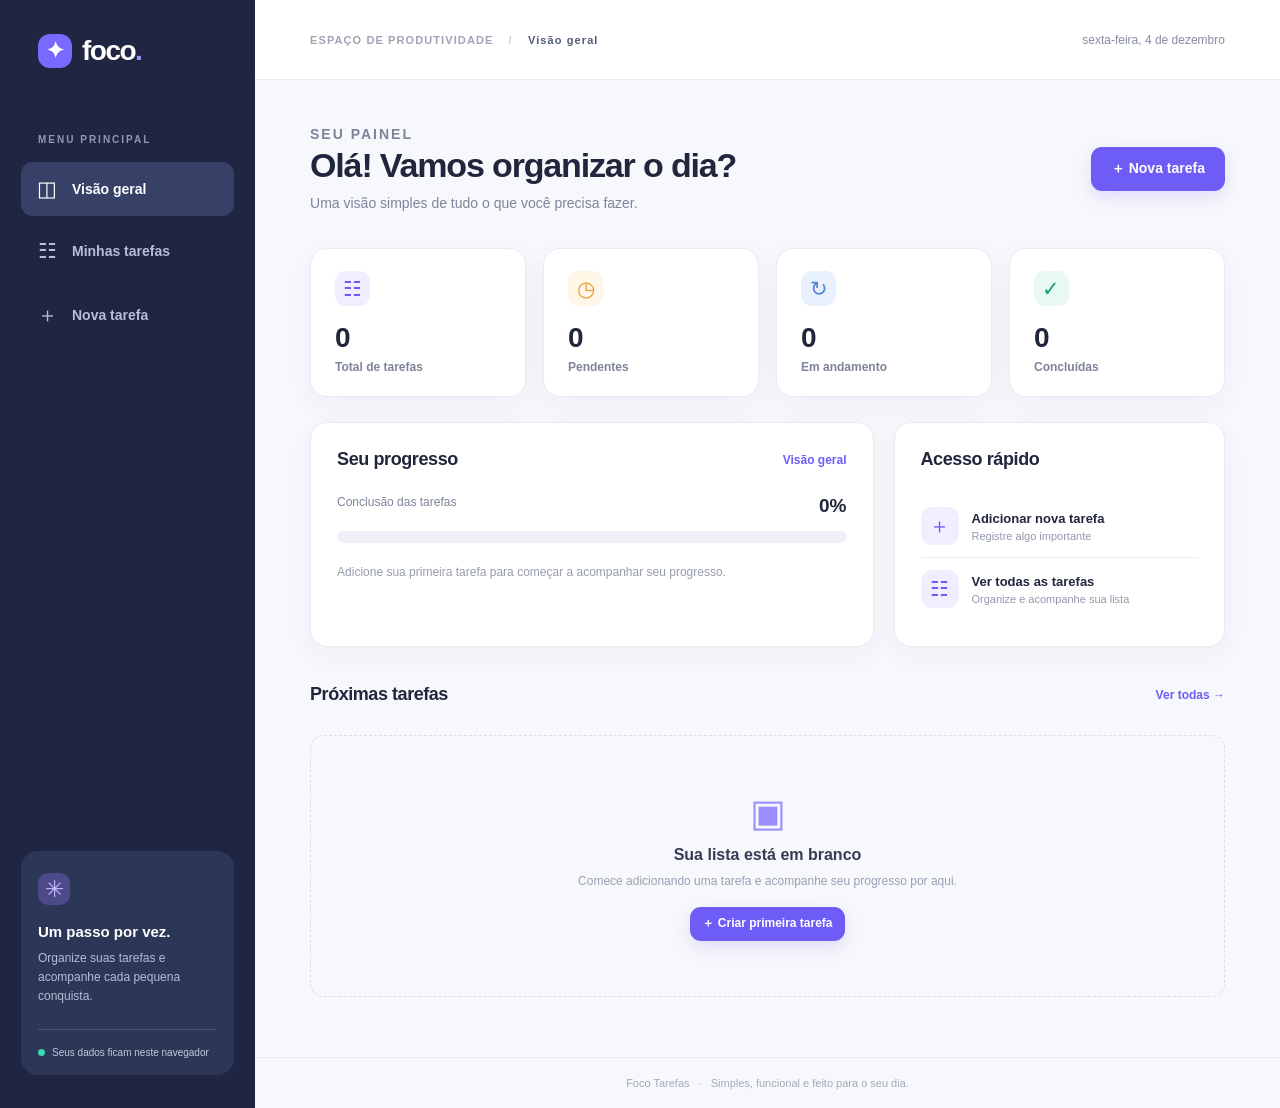
<file: foco-tarefas/index.html>
<!DOCTYPE html>
<html lang="pt-BR">
<head>
  <meta charset="UTF-8">
  <meta name="viewport" content="width=device-width, initial-scale=1.0">
  <meta name="theme-color" content="#1D2444">
  <title>Foco — Organize seu dia</title>
  <style>
:root{--navy:#202642;--navy2:#293357;--ink:#20263c;--muted:#7d849a;--line:#e9ebf3;--surface:#fff;--bg:#f7f8fc;--purple:#6d5df6;--purple-light:#f0eeff;--green:#199c7c;--orange:#e49a31;--red:#d75c69;--shadow:0 8px 28px rgba(38,50,88,.045)}
*{box-sizing:border-box}html{scroll-behavior:smooth}body{margin:0;color:var(--ink);background:var(--bg);font-family:Inter,-apple-system,BlinkMacSystemFont,"Segoe UI",Arial,sans-serif;font-size:14px}button,input,select,textarea{font:inherit}button{cursor:pointer}button:disabled{opacity:.55;cursor:not-allowed}a{text-decoration:none;color:inherit}.shell{min-height:100vh;display:grid;grid-template-columns:255px minmax(0,1fr)}.sidebar{background:var(--navy);color:#fff;padding:33px 21px;display:flex;flex-direction:column;min-height:100vh}.brand{display:flex;align-items:center;gap:10px;margin:1px 0 66px 17px;font-size:28px;font-weight:850;letter-spacing:-1.5px}.brand-mark{display:grid;place-items:center;width:34px;height:34px;border-radius:12px;background:#7969ff;font-size:22px;letter-spacing:0}.brand-period{color:#9f95ff}.menu-label{font-size:10px;letter-spacing:2px;color:#8f98b6;margin:0 0 17px 17px;font-weight:750}.nav{display:grid;gap:8px}.nav a{display:flex;align-items:center;gap:14px;color:#b6bed7;padding:15px 15px;border-radius:12px;font-weight:600;transition:background .15s,color .15s}.nav a:hover{background:#323b5d;color:white}.nav a.active{background:#374168;color:white}.nav-icon{width:22px;font-size:21px;text-align:center;font-weight:400}.sidebar-bottom{margin-top:auto;background:#2c3657;border-radius:17px;padding:22px 17px 17px}.tip-icon{background:#4c4a89;width:32px;height:32px;display:grid;place-items:center;border-radius:10px;color:#c3bbff;font-size:23px;margin-bottom:18px}.sidebar-bottom strong{font-size:15px}.sidebar-bottom p{color:#b6bed5;line-height:1.6;font-size:12px;margin:9px 0 22px}.offline-note{font-size:10px;color:#c2c9da;display:flex;align-items:center;gap:7px;border-top:1px solid #485172;padding-top:17px}.dot{display:inline-block;width:7px;height:7px;border-radius:50%;background:#3bd7ae}.main-column{min-width:0;display:flex;flex-direction:column}.topbar{height:80px;background:#fff;display:flex;align-items:center;justify-content:space-between;padding:0 clamp(26px,4.3vw,75px);border-bottom:1px solid var(--line)}.crumb{color:#9fa4b4;font-size:11px;letter-spacing:1.1px;font-weight:720}.crumb span{margin:0 11px;color:#c9cce0}.crumb strong{color:#515a78}.topbar-date{color:#858da4;font-size:12px}.mobile-brand{display:none}.main{max-width:1120px;width:100%;padding:44px clamp(26px,4.3vw,75px) 60px;margin:0 auto;flex:1}.eyebrow{font-size:11px;font-weight:800;letter-spacing:2px;color:var(--purple);text-transform:uppercase;margin:0 0 12px}.page-header{display:flex;justify-content:space-between;align-items:center;gap:22px;margin-bottom:34px}.page-header h1{font-size:34px;font-weight:820;letter-spacing:-1.15px;margin:0 0 8px}.page-header p,.muted{color:var(--muted)}.page-header p{margin:0;line-height:1.55;font-size:14px}.button{border:0;border-radius:11px;padding:13px 20px;min-height:44px;font-weight:720;display:inline-flex;align-items:center;gap:9px;justify-content:center;white-space:nowrap}.button.primary{color:white;background:var(--purple);box-shadow:0 6px 17px rgba(109,93,246,.18)}.button.primary:hover{background:#5a49ec}.button.secondary{color:#4d536b;background:#fff;border:1px solid var(--line)}.button.secondary:hover{background:#f4f3ff}.button.subtle{background:transparent;color:#666c87;padding:8px}.button.danger{background:#fff1f2;color:#b33c4e}.button.small{padding:8px 12px;min-height:34px;font-size:12px}.stats{display:grid;grid-template-columns:repeat(4,minmax(0,1fr));gap:17px;margin-bottom:25px}.stat-card,.panel,.list-panel,.form-panel{background:var(--surface);border:1px solid var(--line);border-radius:17px;box-shadow:var(--shadow)}.stat-card{padding:22px 24px;min-height:149px}.stat-icon{display:grid;place-items:center;width:35px;height:35px;border-radius:11px;background:var(--purple-light);color:var(--purple);font-size:21px;margin-bottom:18px}.stat-icon.green{background:#e8f9f3;color:var(--green)}.stat-icon.amber{background:#fff6e8;color:var(--orange)}.stat-icon.blue{background:#e9f1ff;color:#5385d2}.stat-card strong{font-size:28px;letter-spacing:-1px;line-height:1}.stat-card span{display:block;font-size:12px;color:var(--muted);margin-top:8px;font-weight:590}.grid-2{display:grid;grid-template-columns:minmax(0,1.7fr) minmax(280px,1fr);gap:20px}.panel{padding:26px}.panel-header{display:flex;align-items:center;justify-content:space-between;margin-bottom:25px;gap:15px}.panel-header h2,.list-header h2{font-size:18px;font-weight:800;margin:0;letter-spacing:-.4px}.mini-link{color:var(--purple);font-weight:750;font-size:12px}.progress-labels{display:flex;justify-content:space-between;margin-bottom:14px;color:var(--muted);font-size:12px}.progress-labels strong{font-size:19px;color:var(--ink)}.progress-track{height:12px;border-radius:20px;background:#efeff7;overflow:hidden}.progress-fill{height:100%;border-radius:20px;background:linear-gradient(90deg,#6b59fa,#a294ff);min-width:0;transition:width .2s}.progress-foot{font-size:12px;color:#979cad;line-height:1.6;margin:20px 0 0}.quick-action{display:flex;align-items:center;gap:13px;padding:12px 0;border-bottom:1px solid var(--line)}.quick-action:last-child{border-bottom:0}.quick-icon{display:grid;place-items:center;width:38px;height:38px;flex:0 0 38px;background:#f1efff;color:var(--purple);border-radius:11px;font-size:21px}.quick-title{font-weight:720;font-size:13px}.quick-sub{font-size:11px;color:#9299ac;margin-top:4px}.next-list{margin-top:22px}.section-heading{display:flex;align-items:center;justify-content:space-between;margin-bottom:15px}.section-heading h2{font-size:18px;letter-spacing:-.45px}.task-row{background:#fff;border:1px solid var(--line);border-radius:13px;display:flex;align-items:center;gap:14px;padding:17px 19px;margin-bottom:11px;min-width:0}.task-complete{appearance:none;width:19px;height:19px;flex:0 0 19px;border:2px solid #ccd0e1;border-radius:6px;cursor:pointer;position:relative}.task-complete:checked{background:var(--green);border-color:var(--green)}.task-complete:checked::after{content:'✓';color:#fff;position:absolute;top:-4px;left:2px;font-size:16px}.task-content{flex:1;min-width:0}.task-title{font-size:13px;font-weight:750;word-break:break-word}.task-title.done{text-decoration:line-through;color:#9fa7b6}.task-meta{font-size:11px;color:#9299ac;display:flex;gap:13px;flex-wrap:wrap;margin-top:7px}.pill{font-size:10px;font-weight:760;padding:6px 10px;border-radius:15px;white-space:nowrap}.pill.high{background:#ffeded;color:#bd5265}.pill.medium{background:#fff4df;color:#b47b1f}.pill.low{background:#eaf8f1;color:#248768}.task-actions{display:flex;gap:4px}.icon-btn{border:0;background:transparent;color:#81889a;border-radius:8px;padding:8px;font-size:17px;line-height:1}.icon-btn:hover{background:#f1efff;color:var(--purple)}.list-panel{padding:23px}.list-header{display:flex;align-items:center;justify-content:space-between;gap:18px;margin:0 0 19px}.filter-bar{display:grid;grid-template-columns:minmax(0,1fr) 180px 165px;gap:13px;margin-bottom:23px}.field,.search{width:100%;background:#fff;border:1px solid #dfe2ee;border-radius:10px;min-height:44px;padding:12px 14px;color:var(--ink);outline:none}.field:focus,.search:focus{border-color:var(--purple);box-shadow:0 0 0 3px #6d5df61a}.search{padding-left:40px}.search-wrap{position:relative}.search-wrap:before{content:'⌕';position:absolute;top:6px;left:15px;color:#9198ac;font-size:25px}.task-list .task-row:last-child{margin-bottom:0}.status-select{background:transparent;border:0;font-size:11px;color:#697189;max-width:125px;cursor:pointer}.empty{border:1px dashed #d9dced;border-radius:14px;text-align:center;padding:55px 22px;color:#9b9fb3}.empty-icon{font-size:38px;color:#9b8eff;display:block;margin-bottom:11px}.empty h3{font-size:16px;color:#343b54;margin:0 0 7px}.empty p{font-size:12px;line-height:1.7;margin:0 0 15px}.form-panel{padding:32px;max-width:750px}.field-group{margin-bottom:23px}.field-label{display:block;font-size:12px;font-weight:770;margin-bottom:9px;color:#48506b}.required{color:#e66f7e}.text-area{min-height:110px;resize:vertical}.form-grid{display:grid;grid-template-columns:1fr 1fr;gap:21px}.form-actions{display:flex;gap:11px;justify-content:flex-end;margin-top:31px;border-top:1px solid var(--line);padding-top:25px}.form-hint{color:#979eb1;font-size:11px;margin-top:7px}.tools-row{display:flex;gap:10px;flex-wrap:wrap}.tools-row .button{font-size:12px}.alert{background:#fff3f4;border:1px solid #ffd5db;padding:12px 15px;color:#b44155;border-radius:9px;margin-bottom:21px}.footer{font-size:11px;color:#a4a9b8;padding:19px 40px;text-align:center;border-top:1px solid var(--line);margin-top:auto}.footer span{margin:0 6px}.toast{position:fixed;bottom:28px;right:28px;padding:14px 19px;color:#fff;background:#303959;border-radius:12px;box-shadow:0 15px 35px #20264233;z-index:50;font-weight:650;font-size:13px;max-width:350px}.toast[hidden]{display:none}.overdue{color:#c85467;font-weight:650}@media(max-width:1100px){.stats{grid-template-columns:repeat(2,minmax(0,1fr))}.grid-2{grid-template-columns:1fr}}@media(max-width:780px){.shell{grid-template-columns:1fr}.sidebar{min-height:0;padding:12px 14px;flex-direction:row;align-items:center}.brand{margin:0 18px 0 0;font-size:20px}.brand-mark{width:27px;height:27px;font-size:17px}.menu-label,.sidebar-bottom{display:none}.nav{display:flex;gap:3px;flex:1;justify-content:flex-end}.nav a{padding:10px;font-size:0;gap:0}.nav-icon{font-size:21px}.topbar{height:59px;padding:0 21px}.topbar-date{font-size:10px}.main{padding:32px 20px 40px}.page-header h1{font-size:28px}.filter-bar{grid-template-columns:1fr 1fr}.search-wrap{grid-column:1/-1}.page-header{align-items:flex-start}.footer{padding:18px}.crumb{font-size:10px}}@media(max-width:490px){.stats{gap:10px}.stat-card{padding:17px;min-height:130px}.stat-card strong{font-size:25px}.page-header{flex-direction:column;align-items:stretch}.page-header>.button{align-self:flex-start}.panel{padding:20px}.filter-bar,.form-grid{grid-template-columns:1fr}.search-wrap{grid-column:auto}.task-row{padding:14px 11px;gap:9px}.task-actions{gap:0}.task-meta{gap:8px}.pill{padding:5px 7px}.task-title{font-size:12px}.form-panel{padding:22px 18px}.form-actions{flex-wrap:wrap}.form-actions .button{flex:1}.crumb{letter-spacing:0}.tools-row .button{flex:1}}

</style>
  
  
</head>
<body>
  <div class="shell">
    <aside class="sidebar" aria-label="Menu principal">
      <a class="brand" href="#inicio" aria-label="Foco, página inicial">
        <span class="brand-mark">✦</span><span>foco<span class="brand-period">.</span></span>
      </a>
      <div class="menu-label">MENU PRINCIPAL</div>
      <nav class="nav">
        <a href="#inicio" data-route="inicio"><span class="nav-icon">◫</span> Visão geral</a>
        <a href="#tarefas" data-route="tarefas"><span class="nav-icon">☷</span> Minhas tarefas</a>
        <a href="#nova" data-route="nova"><span class="nav-icon">＋</span> Nova tarefa</a>
      </nav>
      <div class="sidebar-bottom">
        <div class="tip-icon">✳</div>
        <strong>Um passo por vez.</strong>
        <p>Organize suas tarefas e acompanhe cada pequena conquista.</p>
        <div class="offline-note"><span class="dot"></span> Seus dados ficam neste navegador</div>
      </div>
    </aside>

    <div class="main-column">
      <header class="topbar">
        <span class="mobile-brand">✦ foco<span>.</span></span>
        <div class="crumb">ESPAÇO DE PRODUTIVIDADE <span> / </span> <strong id="crumb-current">Visão geral</strong></div>
        <span class="topbar-date" id="current-date"></span>
      </header>
      <main id="app" tabindex="-1" aria-live="polite"></main>
      <footer class="footer">Foco Tarefas <span>·</span> Simples, funcional e feito para o seu dia.</footer>
    </div>
  </div>
  <div id="toast" role="status" aria-live="polite" class="toast" hidden></div>
  <input id="import-file" type="file" accept="application/json,.json" hidden aria-label="Importar tarefas do JSON">
<script>
(function (root, factory) {
  const api = factory();
  if (typeof module === 'object' && module.exports) module.exports = api;
  if (root) root.FocoCore = api;
})(typeof globalThis !== 'undefined' ? globalThis : this, function () {
  'use strict';
  const STORAGE_KEY = 'foco-tarefas-v1';
  const CATEGORIES = ['Estudos', 'Trabalho', 'Pessoal'];
  const PRIORITIES = ['Baixa', 'Média', 'Alta'];
  const STATUSES = ['Pendente', 'Em andamento', 'Concluída'];

  function validateTask(data) {
    const title = String(data.title || '').trim();
    if (!title || title.length > 80) throw new Error('Informe um título de até 80 caracteres.');
    const description = String(data.description || '').trim();
    if (description.length > 400) throw new Error('A descrição pode ter no máximo 400 caracteres.');
    const category = String(data.category || 'Pessoal');
    const priority = String(data.priority || 'Média');
    const status = String(data.status || 'Pendente');
    const dueDate = String(data.dueDate || '');
    if (!CATEGORIES.includes(category)) throw new Error('Categoria inválida.');
    if (!PRIORITIES.includes(priority)) throw new Error('Prioridade inválida.');
    if (!STATUSES.includes(status)) throw new Error('Status inválido.');
    if (dueDate && (!/^\d{4}-\d{2}-\d{2}$/.test(dueDate) || Number.isNaN(Date.parse(dueDate + 'T12:00:00')))) {
      throw new Error('Data inválida.');
    }
    return { title, description, category, priority, status, dueDate };
  }

  function normalizeRecord(record) {
    if (!record || typeof record !== 'object' || typeof record.id !== 'string' || !record.id.trim()) {
      throw new Error('Registro de tarefa inválido.');
    }
    const safe = validateTask(record);
    const createdAt = typeof record.createdAt === 'string' && !Number.isNaN(Date.parse(record.createdAt))
      ? record.createdAt : new Date().toISOString();
    const updatedAt = typeof record.updatedAt === 'string' && !Number.isNaN(Date.parse(record.updatedAt))
      ? record.updatedAt : createdAt;
    return { id: record.id, ...safe, createdAt, updatedAt };
  }

  function makeId() {
    if (typeof crypto !== 'undefined' && crypto.randomUUID) return crypto.randomUUID();
    return 'task-' + Date.now() + '-' + Math.random().toString(36).slice(2, 10);
  }

  class TaskManager {
    constructor(storage, options = {}) {
      this.storage = storage;
      this.key = options.key || STORAGE_KEY;
      this.now = options.now || (() => new Date().toISOString());
      this.id = options.id || makeId;
    }
    list() {
      try {
        const raw = this.storage.getItem(this.key);
        if (!raw) return [];
        const values = JSON.parse(raw);
        if (!Array.isArray(values)) return [];
        return values.map(normalizeRecord).sort((a, b) => b.createdAt.localeCompare(a.createdAt));
      } catch (_) {
        return [];
      }
    }
    _save(records) { this.storage.setItem(this.key, JSON.stringify(records)); }
    get(id) { return this.list().find(task => task.id === id) || null; }
    create(data) {
      const safe = validateTask(data);
      const now = this.now();
      const item = { id: this.id(), ...safe, createdAt: now, updatedAt: now };
      this._save([item, ...this.list()]);
      return item;
    }
    update(id, changes) {
      const tasks = this.list();
      const i = tasks.findIndex(task => task.id === id);
      if (i < 0) throw new Error('Tarefa não encontrada.');
      const safe = validateTask({ ...tasks[i], ...changes });
      tasks[i] = { ...tasks[i], ...safe, updatedAt: this.now() };
      this._save(tasks);
      return tasks[i];
    }
    remove(id) {
      const tasks = this.list();
      const next = tasks.filter(task => task.id !== id);
      if (tasks.length === next.length) return false;
      this._save(next);
      return true;
    }
    setStatus(id, status) { return this.update(id, { status }); }
    filter({ search = '', status = 'Todas', category = 'Todas' } = {}) {
      const term = String(search).trim().toLocaleLowerCase('pt-BR');
      return this.list().filter(task =>
        (status === 'Todas' || task.status === status) &&
        (category === 'Todas' || task.category === category) &&
        (!term || [task.title, task.description].some(field => field.toLocaleLowerCase('pt-BR').includes(term)))
      );
    }
    stats() {
      const tasks = this.list();
      const total = tasks.length;
      const complete = tasks.filter(task => task.status === 'Concluída').length;
      return { total, complete, pending: tasks.filter(task => task.status === 'Pendente').length,
        inProgress: tasks.filter(task => task.status === 'Em andamento').length,
        percent: total ? Math.round(100 * complete / total) : 0 };
    }
    exportData() { return JSON.stringify({ application: 'Foco Tarefas', version: 1, tasks: this.list() }, null, 2); }
    importData(json) {
      const parsed = typeof json === 'string' ? JSON.parse(json) : json;
      if (!parsed || !Array.isArray(parsed.tasks)) throw new Error('Arquivo incompatível: campo tasks ausente.');
      if (parsed.tasks.length > 1000) throw new Error('Limite de 1000 tarefas por importação.');
      const records = parsed.tasks.map(normalizeRecord);
      if (new Set(records.map(item => item.id)).size !== records.length) throw new Error('IDs repetidos no arquivo.');
      this._save(records);
      return records.length;
    }
  }

  return { TaskManager, STORAGE_KEY, CATEGORIES, PRIORITIES, STATUSES, validateTask, normalizeRecord };
});

</script><script>
(function () {
  'use strict';
  const { TaskManager } = window.FocoCore;
  const manager = new TaskManager(window.localStorage);
  const app = document.getElementById('app');
  const nav = [...document.querySelectorAll('[data-route]')];
  const crumb = document.getElementById('crumb-current');
  const importer = document.getElementById('import-file');
  let search = '';
  let statusFilter = 'Todas';
  let categoryFilter = 'Todas';
  let toastTimer;

  function escapeHtml(value) {
    return String(value == null ? '' : value).replace(/[&<>"']/g, character => ({ '&': '&amp;', '<': '&lt;', '>': '&gt;', '"': '&quot;', "'": '&#39;' })[character]);
  }
  function parseRoute() {
    const route = decodeURIComponent(location.hash.replace(/^#/, '')) || 'inicio';
    return { path: route.split('/')[0], id: route.split('/').slice(1).join('/') };
  }
  const dateFmt = date => date ? new Date(date + 'T12:00:00').toLocaleDateString('pt-BR', { day: '2-digit', month: 'short', year: 'numeric' }) : 'Sem prazo';
  const icon = (value) => ({Alta:'high',Média:'medium',Baixa:'low'}[value] || 'low');
  const today = () => new Date().toLocaleDateString('pt-BR', { weekday:'long', day:'numeric', month:'long' });
  function toast(message) {
    const el = document.getElementById('toast');
    el.textContent = message;
    el.hidden = false;
    clearTimeout(toastTimer);
    toastTimer = setTimeout(() => { el.hidden = true; }, 3600);
  }
  function pageHeader(eyebrow, title, subtitle, action = '') {
    return `<div class="page-header"><div><p class="eyebrow">${eyebrow}</p><h1>${title}</h1><p>${subtitle}</p></div>${action}</div>`;
  }
  function card(task) {
    const done = task.status === 'Concluída';
    const overdue = task.dueDate && task.dueDate < new Date().toISOString().slice(0,10) && !done;
    return `<article class="task-row" data-id="${escapeHtml(task.id)}">
      <input class="task-complete" type="checkbox" aria-label="Marcar ${escapeHtml(task.title)} como ${done?'pendente':'concluída'}" data-action="toggle" ${done?'checked':''}>
      <div class="task-content"><div class="task-title ${done?'done':''}">${escapeHtml(task.title)}</div>
      <div class="task-meta"><span>${escapeHtml(task.category)}</span><span class="${overdue?'overdue':''}">${dateFmt(task.dueDate)}${overdue?' · Atrasada':''}</span><span>${escapeHtml(task.status)}</span></div></div>
      <span class="pill ${icon(task.priority)}">${escapeHtml(task.priority)}</span>
      <div class="task-actions"><button type="button" class="icon-btn" data-action="edit" title="Editar tarefa" aria-label="Editar ${escapeHtml(task.title)}">✎</button><button type="button" class="icon-btn" data-action="delete" title="Excluir tarefa" aria-label="Excluir ${escapeHtml(task.title)}">×</button></div>
    </article>`;
  }
  function empty(isFilter) {
    return `<div class="empty"><span class="empty-icon">▣</span><h3>${isFilter?'Nenhuma tarefa encontrada':'Sua lista está em branco'}</h3><p>${isFilter?'Experimente outros filtros ou uma busca diferente.':'Comece adicionando uma tarefa e acompanhe seu progresso por aqui.'}</p>${isFilter?'':'<a href="#nova" class="button primary small">＋ Criar primeira tarefa</a>'}</div>`;
  }
  function dashboard() {
    const s = manager.stats();
    const recent = manager.list().filter(task => task.status !== 'Concluída').slice(0,4);
    app.innerHTML = `<div class="main">
      ${pageHeader('Seu painel', 'Olá! Vamos organizar o dia?', 'Uma visão simples de tudo o que você precisa fazer.', '<a class="button primary" href="#nova">＋ Nova tarefa</a>')}
      <section class="stats" aria-label="Indicadores de tarefas">
        <div class="stat-card"><div class="stat-icon">☷</div><strong>${s.total}</strong><span>Total de tarefas</span></div>
        <div class="stat-card"><div class="stat-icon amber">◷</div><strong>${s.pending}</strong><span>Pendentes</span></div>
        <div class="stat-card"><div class="stat-icon blue">↻</div><strong>${s.inProgress}</strong><span>Em andamento</span></div>
        <div class="stat-card"><div class="stat-icon green">✓</div><strong>${s.complete}</strong><span>Concluídas</span></div>
      </section>
      <section class="grid-2">
        <div class="panel"><div class="panel-header"><h2>Seu progresso</h2><span class="mini-link">Visão geral</span></div>
          <div class="progress-labels"><span>Conclusão das tarefas</span><strong>${s.percent}%</strong></div>
          <div class="progress-track" role="progressbar" aria-label="Progresso geral" aria-valuenow="${s.percent}" aria-valuemin="0" aria-valuemax="100"><div class="progress-fill" style="width:${s.percent}%"></div></div>
          <p class="progress-foot">${s.total ? `${s.complete} de ${s.total} tarefas finalizadas. Continue avançando no seu ritmo.` : 'Adicione sua primeira tarefa para começar a acompanhar seu progresso.'}</p>
        </div>
        <div class="panel"><div class="panel-header"><h2>Acesso rápido</h2></div>
          <a class="quick-action" href="#nova"><span class="quick-icon">＋</span><div><div class="quick-title">Adicionar nova tarefa</div><div class="quick-sub">Registre algo importante</div></div></a>
          <a class="quick-action" href="#tarefas"><span class="quick-icon">☷</span><div><div class="quick-title">Ver todas as tarefas</div><div class="quick-sub">Organize e acompanhe sua lista</div></div></a>
        </div>
      </section>
      <section class="next-list"><div class="section-heading"><h2>Próximas tarefas</h2><a class="mini-link" href="#tarefas">Ver todas →</a></div>
      ${recent.length ? recent.map(card).join('') : empty(false)}</section>
    </div>`;
  }
  function taskList() {
    const values = manager.filter({ search, status:statusFilter, category:categoryFilter });
    app.innerHTML = `<div class="main">
      ${pageHeader('Organização', 'Minhas tarefas', 'Encontre, atualize e organize tudo em um só lugar.', '<a class="button primary" href="#nova">＋ Nova tarefa</a>')}
      <div class="list-panel"><div class="list-header"><h2>Lista de tarefas <span class="muted">(${values.length})</span></h2><div class="tools-row"><button class="button secondary small" id="export-btn" type="button">↓ Exportar JSON</button><button class="button secondary small" id="import-btn" type="button">↑ Importar JSON</button></div></div>
      <div class="filter-bar"><div class="search-wrap"><input class="search" id="search-tasks" placeholder="Buscar pelo título ou descrição..." aria-label="Buscar tarefas" value="${escapeHtml(search)}"></div>
      <select class="field" id="filter-status" aria-label="Filtrar por status"><option>Todas</option>${window.FocoCore.STATUSES.map(v=>`<option ${statusFilter===v?'selected':''}>${v}</option>`).join('')}</select>
      <select class="field" id="filter-category" aria-label="Filtrar por categoria"><option>Todas</option>${window.FocoCore.CATEGORIES.map(v=>`<option ${categoryFilter===v?'selected':''}>${v}</option>`).join('')}</select></div>
      <div id="task-list" class="task-list">${values.length?values.map(card).join(''):empty(Boolean(search||statusFilter!=='Todas'||categoryFilter!=='Todas'))}</div></div>
    </div>`;
  }
  function form(id) {
    const item = id ? manager.get(id) : null;
    if (id && !item) { location.hash = '#tarefas'; toast('Esta tarefa não foi encontrada.'); return; }
    const task = item || { title:'',description:'',category:'Estudos',priority:'Média',status:'Pendente',dueDate:'' };
    const edit = Boolean(item);
    app.innerHTML = `<div class="main">
      ${pageHeader('Planejamento', edit?'Editar tarefa':'Criar nova tarefa', edit?'Atualize as informações e salve as alterações.':'Preencha os campos abaixo para adicionar uma tarefa à sua lista.')}
      <div class="form-panel"><form id="task-form" novalidate>
        <div id="form-error" class="alert" role="alert" hidden></div>
        <div class="field-group"><label class="field-label" for="task-title">Título da tarefa <span class="required">*</span></label><input class="field" id="task-title" maxlength="80" required placeholder="Ex.: Finalizar atividade de Engenharia de Software" value="${escapeHtml(task.title)}"><div class="form-hint">Máximo de 80 caracteres.</div></div>
        <div class="field-group"><label class="field-label" for="task-description">Descrição</label><textarea class="field text-area" id="task-description" maxlength="400" placeholder="Adicione detalhes, se necessário...">${escapeHtml(task.description)}</textarea></div>
        <div class="form-grid"><div class="field-group"><label class="field-label" for="task-category">Categoria</label><select class="field" id="task-category">${window.FocoCore.CATEGORIES.map(v=>`<option ${task.category===v?'selected':''}>${v}</option>`).join('')}</select></div>
        <div class="field-group"><label class="field-label" for="task-priority">Prioridade</label><select class="field" id="task-priority">${window.FocoCore.PRIORITIES.map(v=>`<option ${task.priority===v?'selected':''}>${v}</option>`).join('')}</select></div>
        <div class="field-group"><label class="field-label" for="task-status">Status</label><select class="field" id="task-status">${window.FocoCore.STATUSES.map(v=>`<option ${task.status===v?'selected':''}>${v}</option>`).join('')}</select></div>
        <div class="field-group"><label class="field-label" for="task-due">Data limite</label><input class="field" type="date" id="task-due" value="${escapeHtml(task.dueDate)}"></div></div>
        <div class="form-actions"><a class="button secondary" href="#tarefas">Cancelar</a><button type="submit" class="button primary">${edit?'Salvar alterações':'✓ Salvar tarefa'}</button></div>
      </form></div>
    </div>`;
    document.getElementById('task-form').addEventListener('submit', event => {
      event.preventDefault();
      const data = {title:document.getElementById('task-title').value,description:document.getElementById('task-description').value,
        category:document.getElementById('task-category').value,priority:document.getElementById('task-priority').value,
        status:document.getElementById('task-status').value,dueDate:document.getElementById('task-due').value};
      try {
        if (edit) manager.update(item.id, data); else manager.create(data);
        location.hash = '#tarefas';
        toast(edit?'Tarefa atualizada com sucesso!':'Tarefa criada com sucesso!');
        render();
      } catch (error) { const el=document.getElementById('form-error');el.textContent=error.message;el.hidden=false; }
    });
  }
  function render() {
    const { path, id } = parseRoute();
    const route = ['inicio','tarefas','nova','editar'].includes(path) ? path : 'inicio';
    const titles = { inicio:'Visão geral', tarefas:'Minhas tarefas', nova:'Nova tarefa', editar:'Editar tarefa' };
    crumb.textContent = titles[route];
    nav.forEach(el => el.classList.toggle('active', el.dataset.route === (route==='editar'?'tarefas':route)));
    if (route==='tarefas') taskList(); else if (route==='nova'||route==='editar') form(route==='editar'?id:null); else dashboard();
  }
  app.addEventListener('click', event => {
    const target = event.target.closest('[data-action]');
    if (!target) return;
    const id = target.closest('[data-id]')?.dataset.id;
    if (!id) return;
    const task = manager.get(id);
    if (!task) return;
    if (target.dataset.action==='edit') location.hash='#editar/'+encodeURIComponent(id);
    if (target.dataset.action==='delete') {
      if (window.confirm(`Excluir a tarefa "${task.title}"?`)) { manager.remove(id); render(); toast('Tarefa excluída.'); }
    }
  });
  app.addEventListener('change', event => {
    if (event.target.matches('[data-action="toggle"]')) {
      const id = event.target.closest('[data-id]')?.dataset.id;
      if (id) { manager.setStatus(id,event.target.checked?'Concluída':'Pendente'); render(); toast('Status atualizado.'); }
    }
    if (event.target.id==='filter-status') { statusFilter=event.target.value;taskList(); }
    if (event.target.id==='filter-category') { categoryFilter=event.target.value;taskList(); }
  });
  app.addEventListener('input', event => {
    if (event.target.id==='search-tasks') {
      search=event.target.value;
      const selected=event.target.selectionStart;
      taskList();
      const input=document.getElementById('search-tasks');input.focus();input.setSelectionRange(selected,selected);
    }
  });
  app.addEventListener('click', event => {
    if (event.target.closest('#export-btn')) {
      const blob = new Blob([manager.exportData()], {type:'application/json;charset=utf-8'});
      const url=URL.createObjectURL(blob);const a=document.createElement('a');a.href=url;a.download='foco-tarefas-backup.json';a.click();setTimeout(()=>URL.revokeObjectURL(url),1500);
      toast('Backup gerado com sucesso.');
    }
    if (event.target.closest('#import-btn')) { importer.value='';importer.click(); }
  });
  importer.addEventListener('change', async () => {
    const file=importer.files && importer.files[0];if(!file)return;
    if (!window.confirm('Importar este arquivo substituirá as tarefas atuais. Continuar?')) return;
    try { const n=manager.importData(await file.text()); render();toast(`${n} tarefa(s) importada(s).`); }
    catch (error) { toast('Não foi possível importar: '+error.message); }
  });
  document.getElementById('current-date').textContent = today();
  window.addEventListener('hashchange', render);
  render();
  window.__focoApp = { manager, render }; // utilitário para execução automatizada de testes locais
})();

</script></body>
</html>
</file>
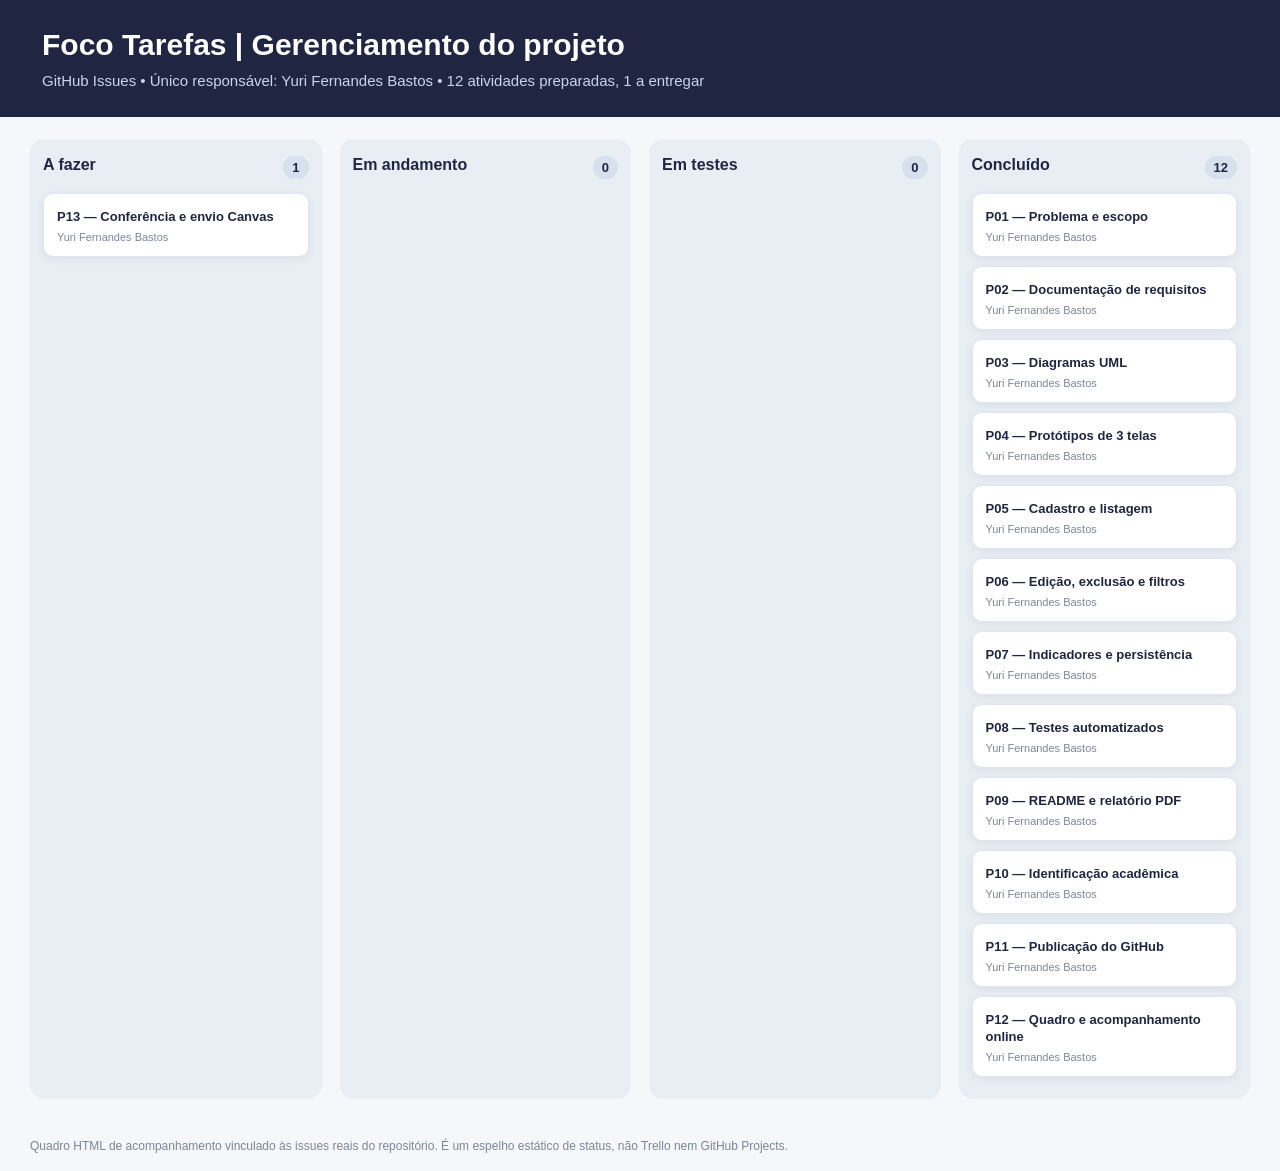
<file: foco-tarefas/docs/planejamento/quadro-kanban.html>
<!DOCTYPE html><html lang="pt-BR"><head><meta charset="utf-8"><meta name="viewport" content="width=device-width,initial-scale=1"><title>Foco Tarefas — Quadro de gerenciamento</title><style>*{box-sizing:border-box}body{font:15px Arial,sans-serif;background:#f5f7fb;color:#202642;margin:0}header{background:#202642;color:white;padding:28px 42px}header h1{margin:0 0 10px}header p{margin:0;color:#c9d4ed}main{padding:22px 30px;display:grid;grid-template-columns:repeat(4,1fr);gap:18px}.lane{background:#e9edf4;padding:13px;border-radius:14px;min-height:300px}.lane h2{font-size:16px;display:flex;justify-content:space-between;margin:4px 0 14px}.lane h2 span{font-size:13px;background:#d7e0ed;border-radius:15px;padding:4px 9px}.item{background:white;border:1px solid #e1e5f0;padding:13px;margin-bottom:9px;border-radius:10px;box-shadow:0 2px 8px #26365912}.item a{color:#202642;text-decoration:none;font-weight:bold;font-size:13px}.item .small{display:block;color:#7c8699;font-size:11px;margin-top:7px}.footer{padding:18px 30px;color:#7c8699;font-size:12px}@media(max-width:1000px){main{grid-template-columns:repeat(2,1fr)}}@media(max-width:600px){main{grid-template-columns:1fr}}</style></head><body><header><h1>Foco Tarefas | Gerenciamento do projeto</h1><p>GitHub Issues • Único responsável: Yuri Fernandes Bastos • 12 atividades preparadas, 1 a entregar</p></header><main><section class="lane"><h2>A fazer<span>1</span></h2><article class="item"><a href="https://github.com/bastoss-dev/university-homework/issues/13">P13 — Conferência e envio Canvas</a><span class="small">Yuri Fernandes Bastos</span></article></section><section class="lane"><h2>Em andamento<span>0</span></h2></section><section class="lane"><h2>Em testes<span>0</span></h2></section><section class="lane"><h2>Concluído<span>12</span></h2><article class="item"><a href="https://github.com/bastoss-dev/university-homework/issues/1">P01 — Problema e escopo</a><span class="small">Yuri Fernandes Bastos</span></article><article class="item"><a href="https://github.com/bastoss-dev/university-homework/issues/2">P02 — Documentação de requisitos</a><span class="small">Yuri Fernandes Bastos</span></article><article class="item"><a href="https://github.com/bastoss-dev/university-homework/issues/3">P03 — Diagramas UML</a><span class="small">Yuri Fernandes Bastos</span></article><article class="item"><a href="https://github.com/bastoss-dev/university-homework/issues/4">P04 — Protótipos de 3 telas</a><span class="small">Yuri Fernandes Bastos</span></article><article class="item"><a href="https://github.com/bastoss-dev/university-homework/issues/5">P05 — Cadastro e listagem</a><span class="small">Yuri Fernandes Bastos</span></article><article class="item"><a href="https://github.com/bastoss-dev/university-homework/issues/6">P06 — Edição, exclusão e filtros</a><span class="small">Yuri Fernandes Bastos</span></article><article class="item"><a href="https://github.com/bastoss-dev/university-homework/issues/7">P07 — Indicadores e persistência</a><span class="small">Yuri Fernandes Bastos</span></article><article class="item"><a href="https://github.com/bastoss-dev/university-homework/issues/8">P08 — Testes automatizados</a><span class="small">Yuri Fernandes Bastos</span></article><article class="item"><a href="https://github.com/bastoss-dev/university-homework/issues/9">P09 — README e relatório PDF</a><span class="small">Yuri Fernandes Bastos</span></article><article class="item"><a href="https://github.com/bastoss-dev/university-homework/issues/10">P10 — Identificação acadêmica</a><span class="small">Yuri Fernandes Bastos</span></article><article class="item"><a href="https://github.com/bastoss-dev/university-homework/issues/11">P11 — Publicação do GitHub</a><span class="small">Yuri Fernandes Bastos</span></article><article class="item"><a href="https://github.com/bastoss-dev/university-homework/issues/12">P12 — Quadro e acompanhamento online</a><span class="small">Yuri Fernandes Bastos</span></article></section></main><div class="footer">Quadro HTML de acompanhamento vinculado às issues reais do repositório. É um espelho estático de status, não Trello nem GitHub Projects.</div></body></html>
</file>
